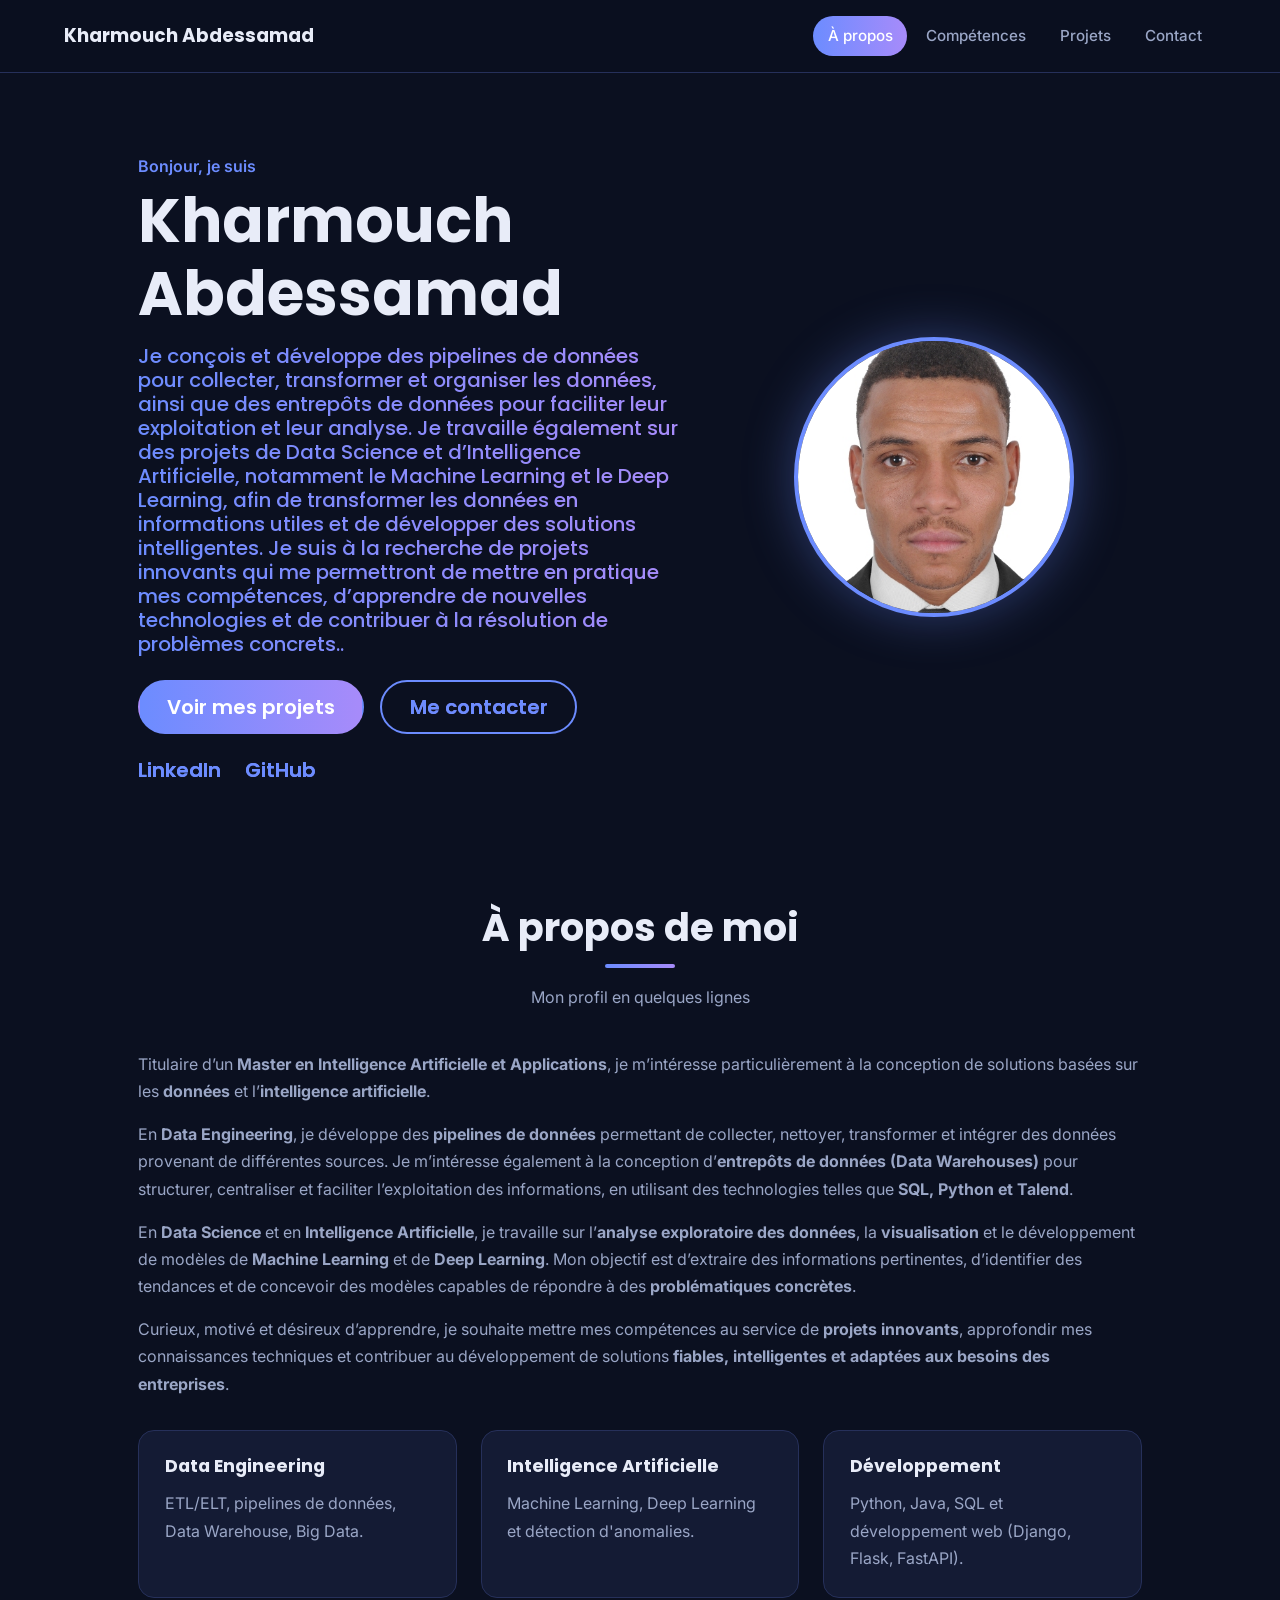
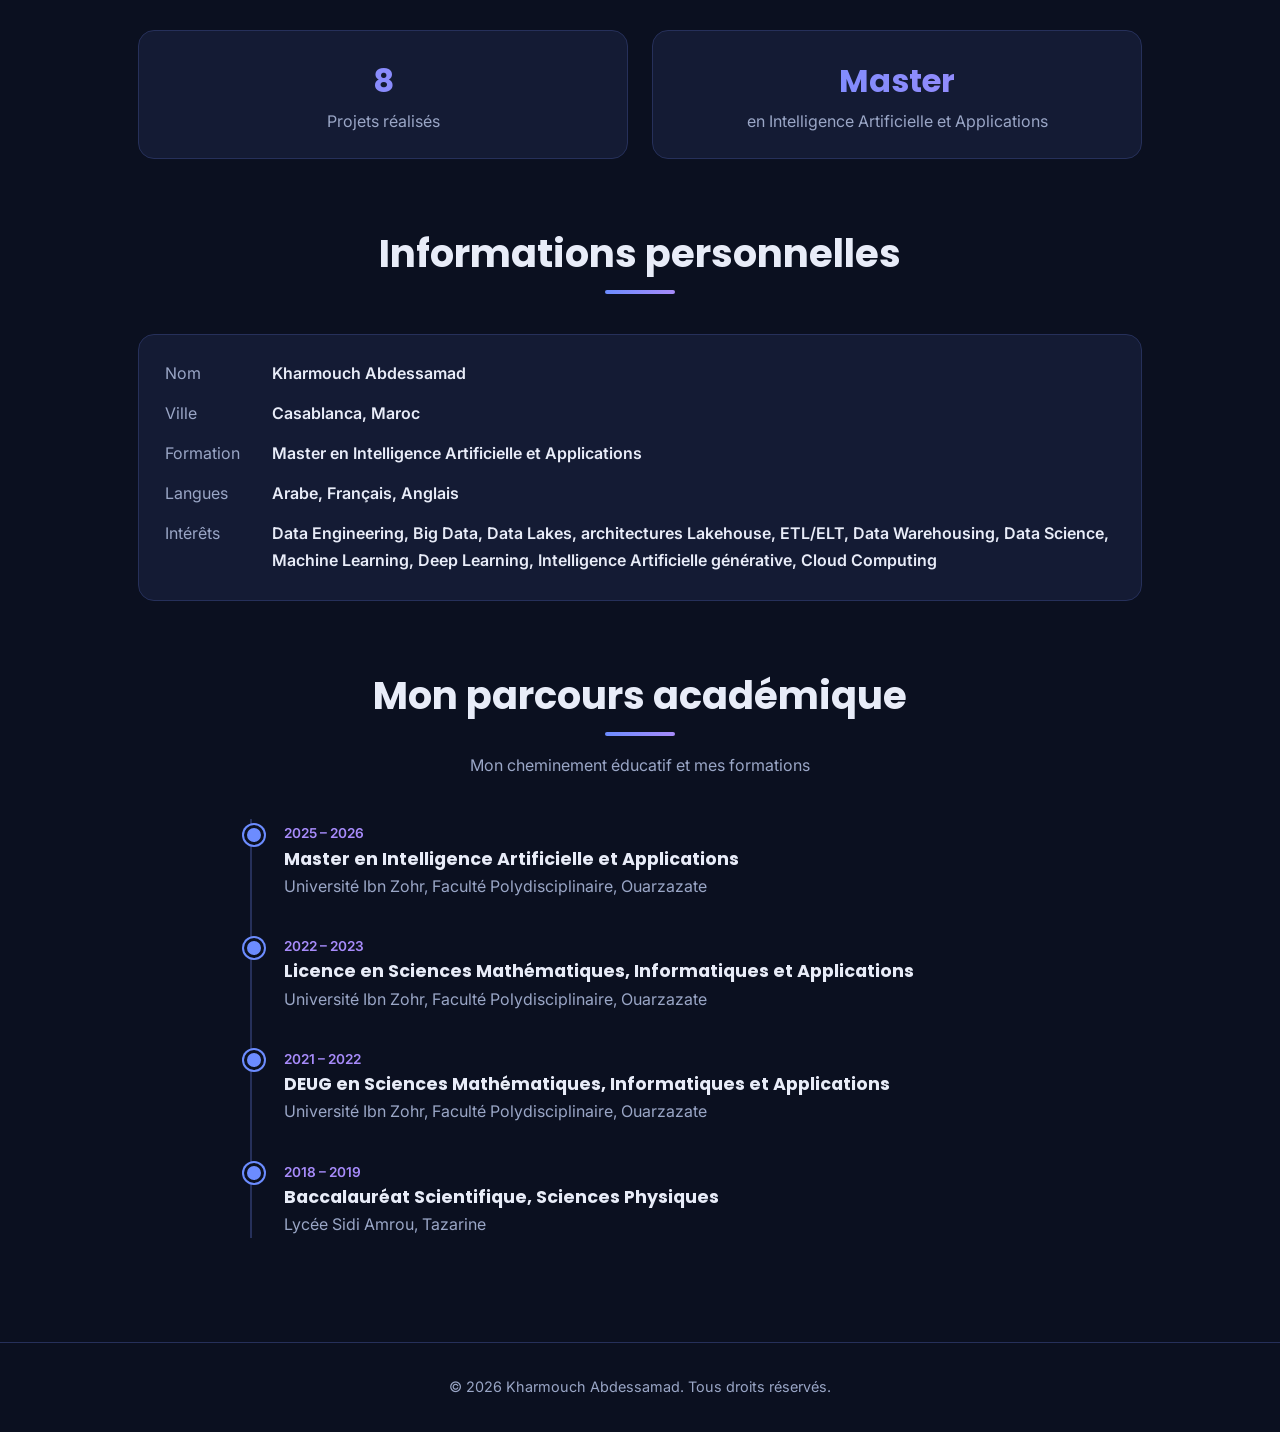
<file: index.html>
<!DOCTYPE html>
<html lang="fr">
<head>
<meta charset="UTF-8">
<meta name="viewport" content="width=device-width, initial-scale=1">
<title>Accueil | Abdessamad Kharmouch</title>
<meta name="description" content="Portfolio d'Abdessamad Kharmouch, Data Engineer et IA.">
<link rel="preconnect" href="https://fonts.googleapis.com">
<link rel="preconnect" href="https://fonts.gstatic.com" crossorigin>
<link href="https://fonts.googleapis.com/css2?family=Inter:wght@400;500;600&family=Poppins:wght@500;600;700&display=swap" rel="stylesheet">
<link rel="stylesheet" href="style.css">
</head>
<body>

<header class="navbar">
  <a class="brand" href="index.html">Kharmouch Abdessamad</a>
  <nav aria-label="Navigation principale">
    <ul>
      <li><a href="index.html" aria-current="page">À propos</a></li>
      <li><a href="competences.html">Compétences</a></li>
      <li><a href="projets.html">Projets</a></li>
      <li><a href="contact.html">Contact</a></li>
    </ul>
  </nav>
</header>

<main>
  <!-- HERO -->
  <section class="hero">
    <div class="hero-texte">
      <p class="bonjour">Bonjour, je suis</p>
      <h1>Kharmouch Abdessamad</h1>
      <h2 class="sous-titre">Je conçois et développe des pipelines de données pour collecter, transformer et organiser les données, ainsi que des entrepôts de données pour faciliter leur exploitation et leur analyse. Je travaille également sur des projets de Data Science et d’Intelligence Artificielle, notamment le Machine Learning et le Deep Learning, afin de transformer les données en informations utiles et de développer des solutions intelligentes. Je suis à la recherche de projets innovants qui me permettront de mettre en pratique mes compétences, d’apprendre de nouvelles technologies et de contribuer à la résolution de problèmes concrets..</p>
      <div class="boutons">
        <a class="btn btn-plein" href="projets.html">Voir mes projets</a>
        <a class="btn btn-contour" href="contact.html">Me contacter</a>
      </div>
      <p class="reseaux">
        <a href="https://www.linkedin.com/in/kharmouch-abdessamad-722881428/?isSelfProfile=true" target="_blank" rel="noopener">LinkedIn</a>
        <a href="https://github.com/abdsssamad" target="_blank" rel="noopener">GitHub</a>
      </p>
    </div>
    <div class="photo">
      KA
      <img src="DSC_0891.jpg" alt="Portrait d'Abdessamad Kharmouch" onerror="this.remove()">
    </div>
  </section>


  <section>
    <h2 class="titre-section">À propos de moi</h2>
    <p class="sous-section">Mon profil en quelques lignes</p>
<p>
    Titulaire d’un <strong>Master en Intelligence Artificielle et Applications</strong>,
    je m’intéresse particulièrement à la conception de solutions basées sur les
    <strong>données</strong> et l’<strong>intelligence artificielle</strong>.
</p>

<p>
    En <strong>Data Engineering</strong>, je développe des
    <strong>pipelines de données</strong> permettant de collecter, nettoyer,
    transformer et intégrer des données provenant de différentes sources.
    Je m’intéresse également à la conception d’<strong>entrepôts de données
    (Data Warehouses)</strong> pour structurer, centraliser et faciliter
    l’exploitation des informations, en utilisant des technologies telles que
    <strong>SQL, Python et Talend</strong>.
</p>

<p>
    En <strong>Data Science</strong> et en <strong>Intelligence Artificielle</strong>,
    je travaille sur l’<strong>analyse exploratoire des données</strong>,
    la <strong>visualisation</strong> et le développement de modèles de
    <strong>Machine Learning</strong> et de <strong>Deep Learning</strong>.
    Mon objectif est d’extraire des informations pertinentes, d’identifier
    des tendances et de concevoir des modèles capables de répondre à des
    <strong>problématiques concrètes</strong>.
</p>

<p>
    Curieux, motivé et désireux d’apprendre, je souhaite mettre mes compétences
    au service de <strong>projets innovants</strong>, approfondir mes connaissances
    techniques et contribuer au développement de solutions
    <strong>fiables, intelligentes et adaptées aux besoins des entreprises</strong>.
</p>

    <div class="grille grille-3">
      <div class="carte">
        <h3>Data Engineering</h3>
        <p>ETL/ELT, pipelines de données, Data Warehouse, Big Data.</p>
      </div>
      <div class="carte">
        <h3>Intelligence Artificielle</h3>
        <p>Machine Learning, Deep Learning et détection d'anomalies.</p>
      </div>
      <div class="carte">
        <h3>Développement</h3>
        <p>Python, Java, SQL et développement web (Django, Flask, FastAPI).</p>
      </div>
    </div>

    <div class="stats">
      <div><b>8</b><span>Projets réalisés</span></div>
      <div><b>Master</b><span>en Intelligence Artificielle et Applications</span></div>
    </div>
  </section>

  <!-- INFORMATIONS PERSONNELLES -->
  <section>
    <h2 class="titre-section">Informations personnelles</h2>
    <p class="sous-section"></p>
    <div class="carte">
      <dl class="infos">
        <dt>Nom</dt><dd>Kharmouch Abdessamad</dd>
        <dt>Ville</dt><dd>Casablanca, Maroc</dd>
        <dt>Formation</dt><dd>Master en Intelligence Artificielle et Applications</dd>
        <dt>Langues</dt><dd>Arabe, Français, Anglais</dd>
         <dt>Intérêts</dt><dd>Data Engineering, Big Data, Data Lakes, architectures Lakehouse, ETL/ELT, Data Warehousing, Data Science, Machine Learning, Deep Learning, Intelligence Artificielle générative, Cloud Computing</dd>
      </dl>
    </div>
  </section>

  <!-- FORMATION -->
  <section>
    <h2 class="titre-section">Mon parcours académique</h2>
    <p class="sous-section">Mon cheminement éducatif et mes formations</p>
    <div class="timeline">
      <div class="item">
        <time>2025 – 2026</time>
        <h3>Master en Intelligence Artificielle et Applications</h3>
        <p>Université Ibn Zohr, Faculté Polydisciplinaire, Ouarzazate</p>
      </div>
      <div class="item">
        <time>2022 – 2023</time>
        <h3>Licence en Sciences Mathématiques, Informatiques et Applications</h3>
        <p>Université Ibn Zohr, Faculté Polydisciplinaire, Ouarzazate</p>
      </div>
      <div class="item">
        <time>2021 – 2022</time>
        <h3>DEUG en Sciences Mathématiques, Informatiques et Applications</h3>
        <p>Université Ibn Zohr, Faculté Polydisciplinaire, Ouarzazate</p>
      </div>
      <div class="item">
        <time>2018 – 2019</time>
        <h3>Baccalauréat Scientifique, Sciences Physiques</h3>
        <p>Lycée Sidi Amrou, Tazarine</p>
      </div>
    </div>
  </section>
</main>

<footer class="pied">© 2026 Kharmouch Abdessamad. Tous droits réservés.</footer>
</body>
</html>
</file>
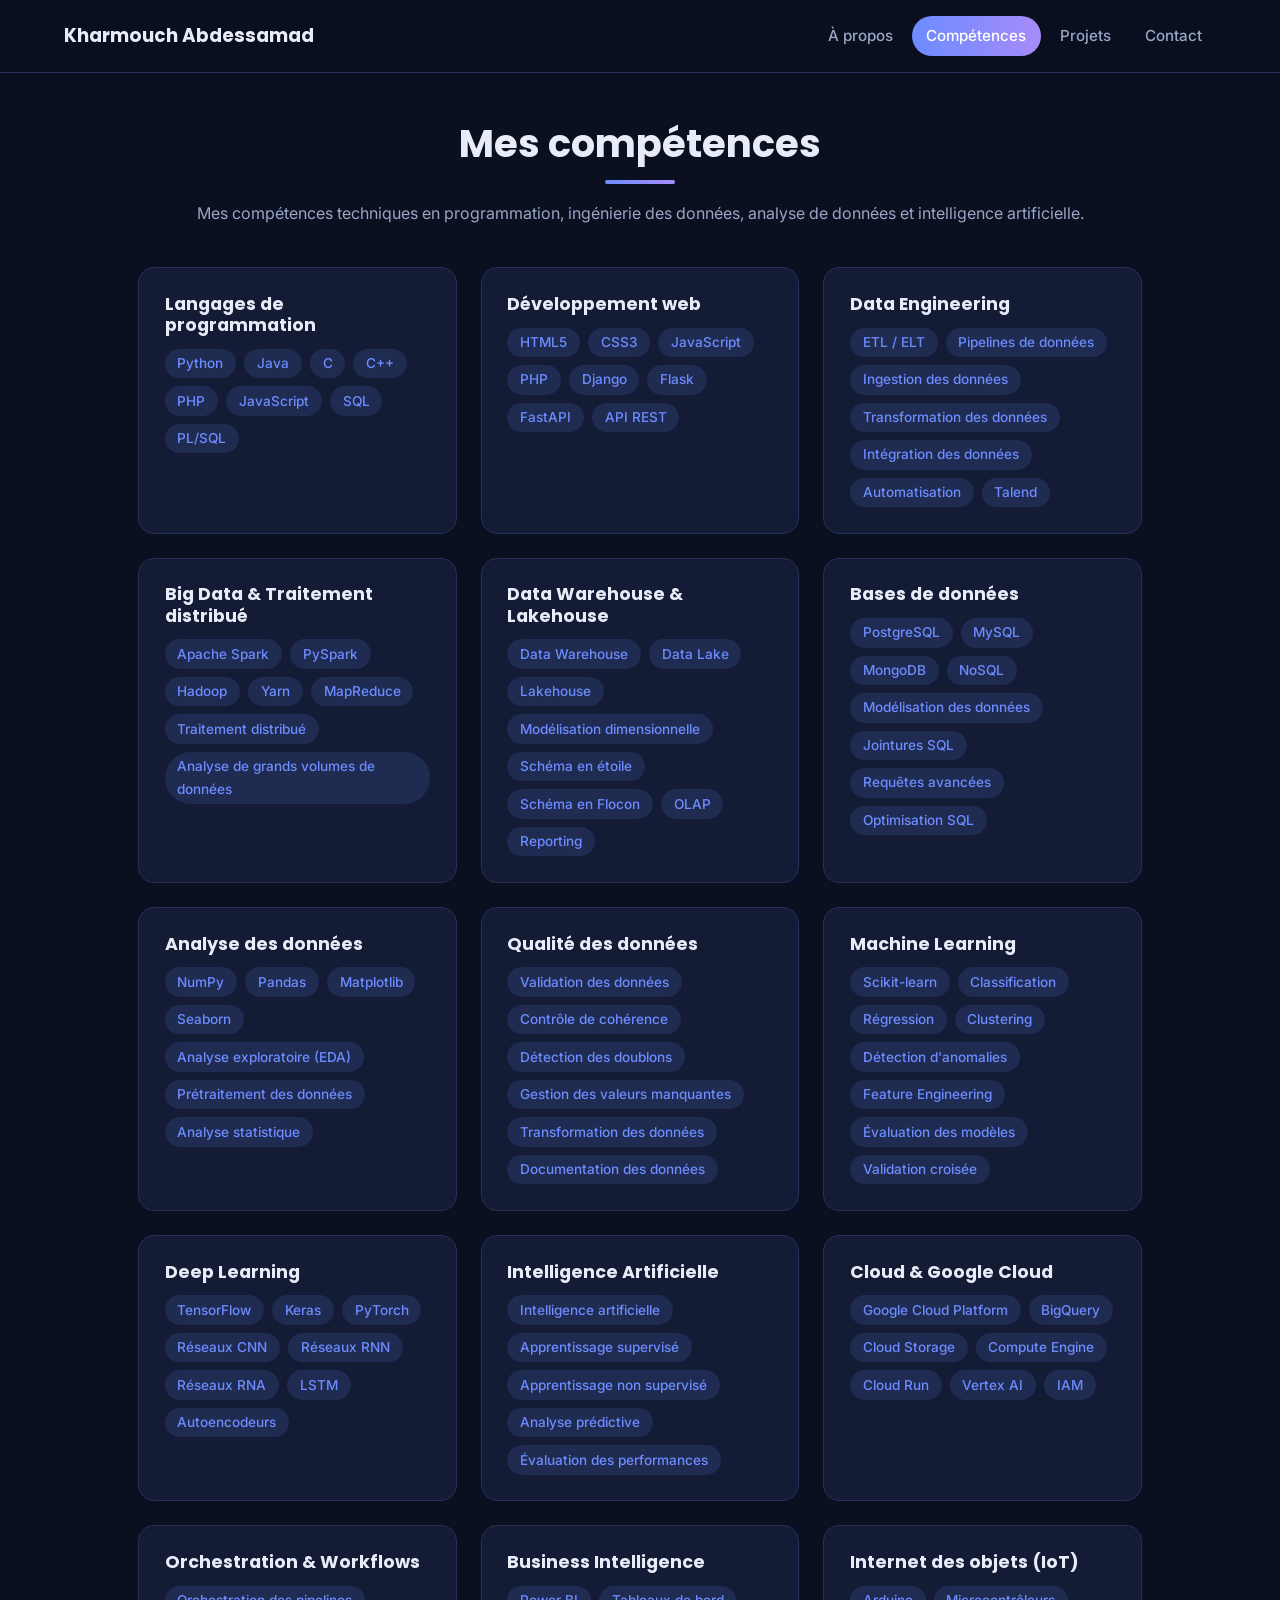
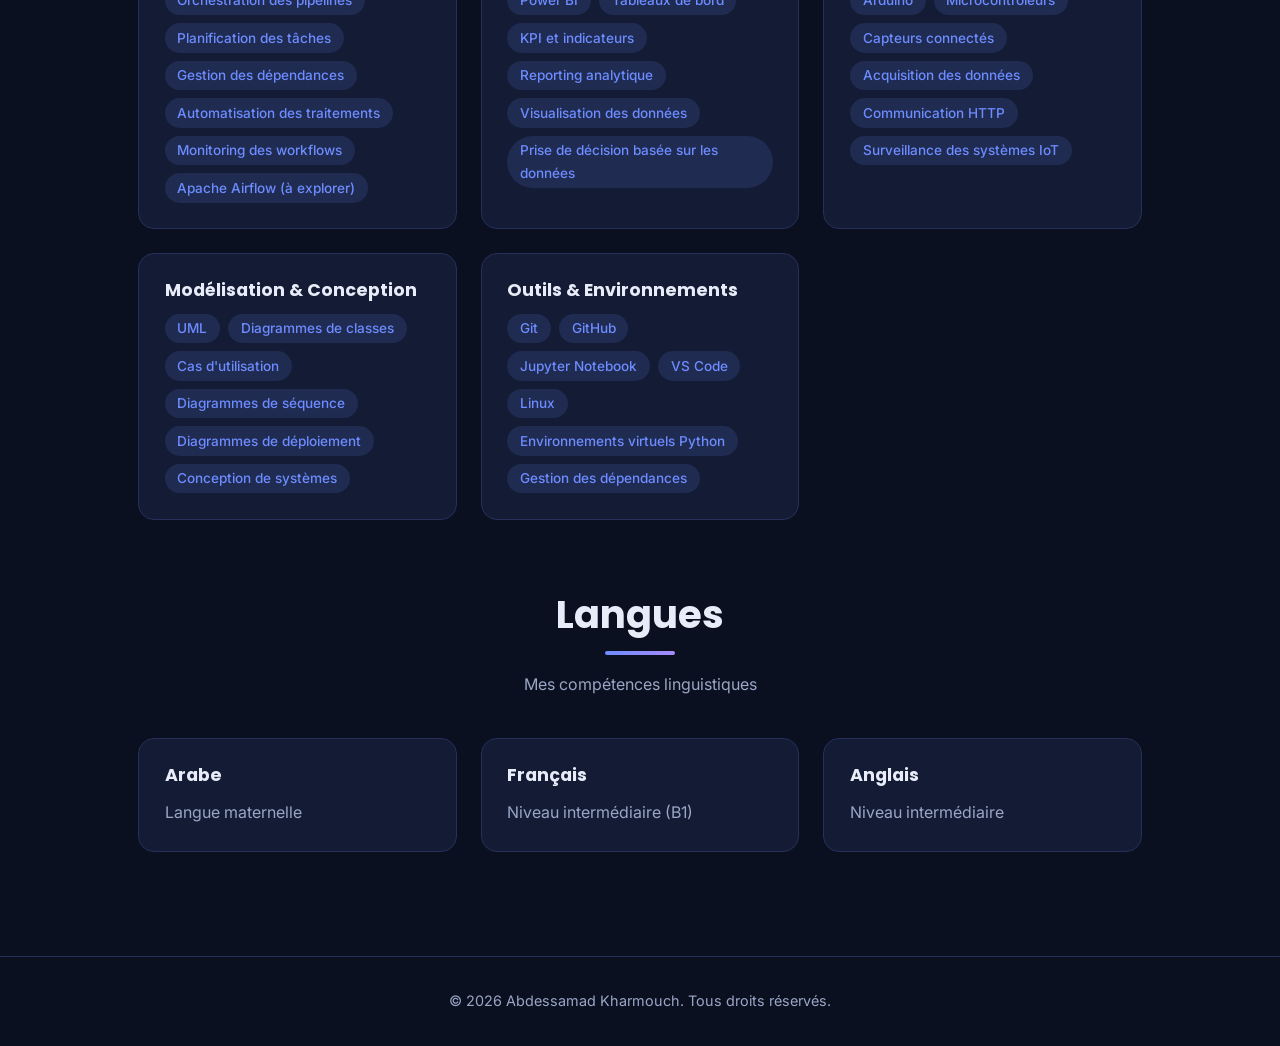
<file: competences.html>
<!DOCTYPE html>
<html lang="fr">
<head>
  <meta charset="UTF-8">
  <meta name="viewport" content="width=device-width, initial-scale=1">

  <meta name="description" content="Compétences techniques d'Abdessamad Kharmouch en Data Engineering, Big Data, Data Science et Intelligence Artificielle.">

  <title>Compétences | Abdessamad Kharmouch</title>

  <link rel="preconnect" href="https://fonts.googleapis.com">
  <link rel="preconnect" href="https://fonts.gstatic.com" crossorigin>

  <link href="https://fonts.googleapis.com/css2?family=Inter:wght@400;500;600&family=Poppins:wght@500;600;700&display=swap" rel="stylesheet">

  <link rel="stylesheet" href="style.css">
</head>

<body>

<header class="navbar">
  <a class="brand" href="index.html">Kharmouch Abdessamad</a>

  <nav aria-label="Navigation principale">
    <ul>
      <li><a href="index.html">À propos</a></li>
      <li><a href="competences.html" aria-current="page">Compétences</a></li>
      <li><a href="projets.html">Projets</a></li>
      <li><a href="contact.html">Contact</a></li>
    </ul>
  </nav>
</header>

<main>

  <!-- INTRODUCTION -->
  <section>
    <h1 class="titre-section">Mes compétences</h1>

    <p class="sous-section">
      Mes compétences techniques en programmation, ingénierie des données,
      analyse de données et intelligence artificielle.
    </p>

    <div class="grille grille-3">

      <!-- PROGRAMMATION -->
      <div class="carte">
        <h3>Langages de programmation</h3>
        <ul class="tags">
          <li>Python</li>
          <li>Java</li>
          <li>C</li>
          <li>C++</li>
          <li>PHP</li>
          <li>JavaScript</li>
          <li>SQL</li>
          <li>PL/SQL</li>
        </ul>
      </div>

      <!-- WEB -->
      <div class="carte">
        <h3>Développement web</h3>
        <ul class="tags">
          <li>HTML5</li>
          <li>CSS3</li>
          <li>JavaScript</li>
          <li>PHP</li>
          <li>Django</li>
          <li>Flask</li>
          <li>FastAPI</li>
          <li>API REST</li>
        </ul>
      </div>

      <!-- DATA ENGINEERING -->
      <div class="carte">
        <h3>Data Engineering</h3>
        <ul class="tags">
          <li>ETL / ELT</li>
          <li>Pipelines de données</li>
          <li>Ingestion des données</li>
          <li>Transformation des données</li>
          <li>Intégration des données</li>
          <li>Automatisation</li>
          <li>Talend</li>
        </ul>
      </div>

      <!-- BIG DATA -->
      <div class="carte">
        <h3>Big Data & Traitement distribué</h3>
        <ul class="tags">
          <li>Apache Spark</li>
          <li>PySpark</li>
          <li>Hadoop</li>
          <li>Yarn</li>
          <li>MapReduce</li>
          <li>Traitement distribué</li>
          <li>Analyse de grands volumes de données</li>
        </ul>
      </div>

      <!-- DATA WAREHOUSE -->
      <div class="carte">
        <h3>Data Warehouse & Lakehouse</h3>
        <ul class="tags">
          <li>Data Warehouse</li>
          <li>Data Lake</li>
          <li>Lakehouse</li>
          <li>Modélisation dimensionnelle</li>
          <li>Schéma en étoile</li>
          <li>Schéma en Flocon</li>
          <li>OLAP</li>
          <li>Reporting</li>
        </ul>
      </div>

      <!-- BASES DE DONNEES -->
      <div class="carte">
        <h3>Bases de données</h3>
        <ul class="tags">
          <li>PostgreSQL</li>
          <li>MySQL</li>
          <li>MongoDB</li>
          <li>NoSQL</li>
          <li>Modélisation des données</li>
          <li>Jointures SQL</li>
          <li>Requêtes avancées</li>
          <li>Optimisation SQL</li>
        </ul>
      </div>

      <!-- ANALYSE DES DONNEES -->
      <div class="carte">
        <h3>Analyse des données</h3>
        <ul class="tags">
          <li>NumPy</li>
          <li>Pandas</li>
          <li>Matplotlib</li>
          <li>Seaborn</li>
          <li>Analyse exploratoire (EDA)</li>
          <li>Prétraitement des données</li>
          <li>Analyse statistique</li>
          
        </ul>
      </div>

      <!-- DATA QUALITY -->
      <div class="carte">
        <h3>Qualité des données</h3>
        <ul class="tags">
          <li>Validation des données</li>
          <li>Contrôle de cohérence</li>
          <li>Détection des doublons</li>
          <li>Gestion des valeurs manquantes</li>
          <li>Transformation des données</li>
          <li>Documentation des données</li>
        </ul>
      </div>

      <!-- MACHINE LEARNING -->
      <div class="carte">
        <h3>Machine Learning</h3>
        <ul class="tags">
          <li>Scikit-learn</li>
          <li>Classification</li>
          <li>Régression</li>
          <li>Clustering</li>
          <li>Détection d'anomalies</li>
          <li>Feature Engineering</li>
          <li>Évaluation des modèles</li>
          <li>Validation croisée</li>
        </ul>
      </div>

      <!-- DEEP LEARNING -->
      <div class="carte">
        <h3>Deep Learning</h3>
        <ul class="tags">
          <li>TensorFlow</li>
          <li>Keras</li>
          <li>PyTorch</li>
          <li>Réseaux CNN</li>
          <li>Réseaux RNN</li>
          <li>Réseaux RNA</li>
          <li>LSTM</li>
          <li>Autoencodeurs</li>
        </ul>
      </div>

      <!-- IA -->
      <div class="carte">
        <h3>Intelligence Artificielle</h3>
        <ul class="tags">
          <li>Intelligence artificielle</li>
          <li>Apprentissage supervisé</li>
          <li>Apprentissage non supervisé</li>
          <li>Analyse prédictive</li>
          <li>Évaluation des performances</li>
        </ul>
      </div>

      <!-- CLOUD -->
      <div class="carte">
        <h3>Cloud & Google Cloud</h3>
        <ul class="tags">
          <li>Google Cloud Platform</li>
          <li>BigQuery</li>
          <li>Cloud Storage</li>
          <li>Compute Engine</li>
          <li>Cloud Run</li>
          <li>Vertex AI</li>
          <li>IAM</li>
        </ul>
      </div>

      <!-- ORCHESTRATION -->
      <div class="carte">
        <h3>Orchestration & Workflows</h3>
        <ul class="tags">
          <li>Orchestration des pipelines</li>
          <li>Planification des tâches</li>
          <li>Gestion des dépendances</li>
          <li>Automatisation des traitements</li>
          <li>Monitoring des workflows</li>
          <li>Apache Airflow (à explorer)</li>
        </ul>
      </div>

      <!-- BUSINESS INTELLIGENCE -->
      <div class="carte">
        <h3>Business Intelligence</h3>
        <ul class="tags">
          <li>Power BI</li>
          <li>Tableaux de bord</li>
          <li>KPI et indicateurs</li>
          <li>Reporting analytique</li>
          <li>Visualisation des données</li>
          <li>Prise de décision basée sur les données</li>
        </ul>
      </div>



      <!-- IOT -->
      <div class="carte">
        <h3>Internet des objets (IoT)</h3>
        <ul class="tags">
          <li>Arduino</li>
          <li>Microcontrôleurs</li>
          <li>Capteurs connectés</li>
          <li>Acquisition des données</li>
          <li>Communication HTTP</li>
          <li>Surveillance des systèmes IoT</li>
        </ul>
      </div>

      <!-- MODELISATION -->
      <div class="carte">
        <h3>Modélisation & Conception</h3>
        <ul class="tags">
          <li>UML</li>
          <li>Diagrammes de classes</li>
          <li>Cas d'utilisation</li>
          <li>Diagrammes de séquence</li>
          <li>Diagrammes de déploiement</li>
          <li>Conception de systèmes</li>
        </ul>
      </div>

      <!-- OUTILS -->
      <div class="carte">
        <h3>Outils & Environnements</h3>
        <ul class="tags">
          <li>Git</li>
          <li>GitHub</li>
          <li>Jupyter Notebook</li>
          <li>VS Code</li>
          <li>Linux</li>
          <li>Environnements virtuels Python</li>
          <li>Gestion des dépendances</li>
        </ul>
      </div>

    </div>
  </section>

  <!-- LANGUES -->
  <section>
    <h2 class="titre-section">Langues</h2>
    <p class="sous-section">
      Mes compétences linguistiques
    </p>

    <div class="grille grille-3">
      <div class="carte">
        <h3>Arabe</h3>
        <p>Langue maternelle</p>
      </div>

      <div class="carte">
        <h3>Français</h3>
        <p>Niveau intermédiaire (B1)</p>
      </div>

      <div class="carte">
        <h3>Anglais</h3>
        <p>Niveau intermédiaire</p>
      </div>
    </div>
  </section>

</main>

<footer class="pied">
  © 2026 Abdessamad Kharmouch. Tous droits réservés.
</footer>

</body>
</html>
</file>
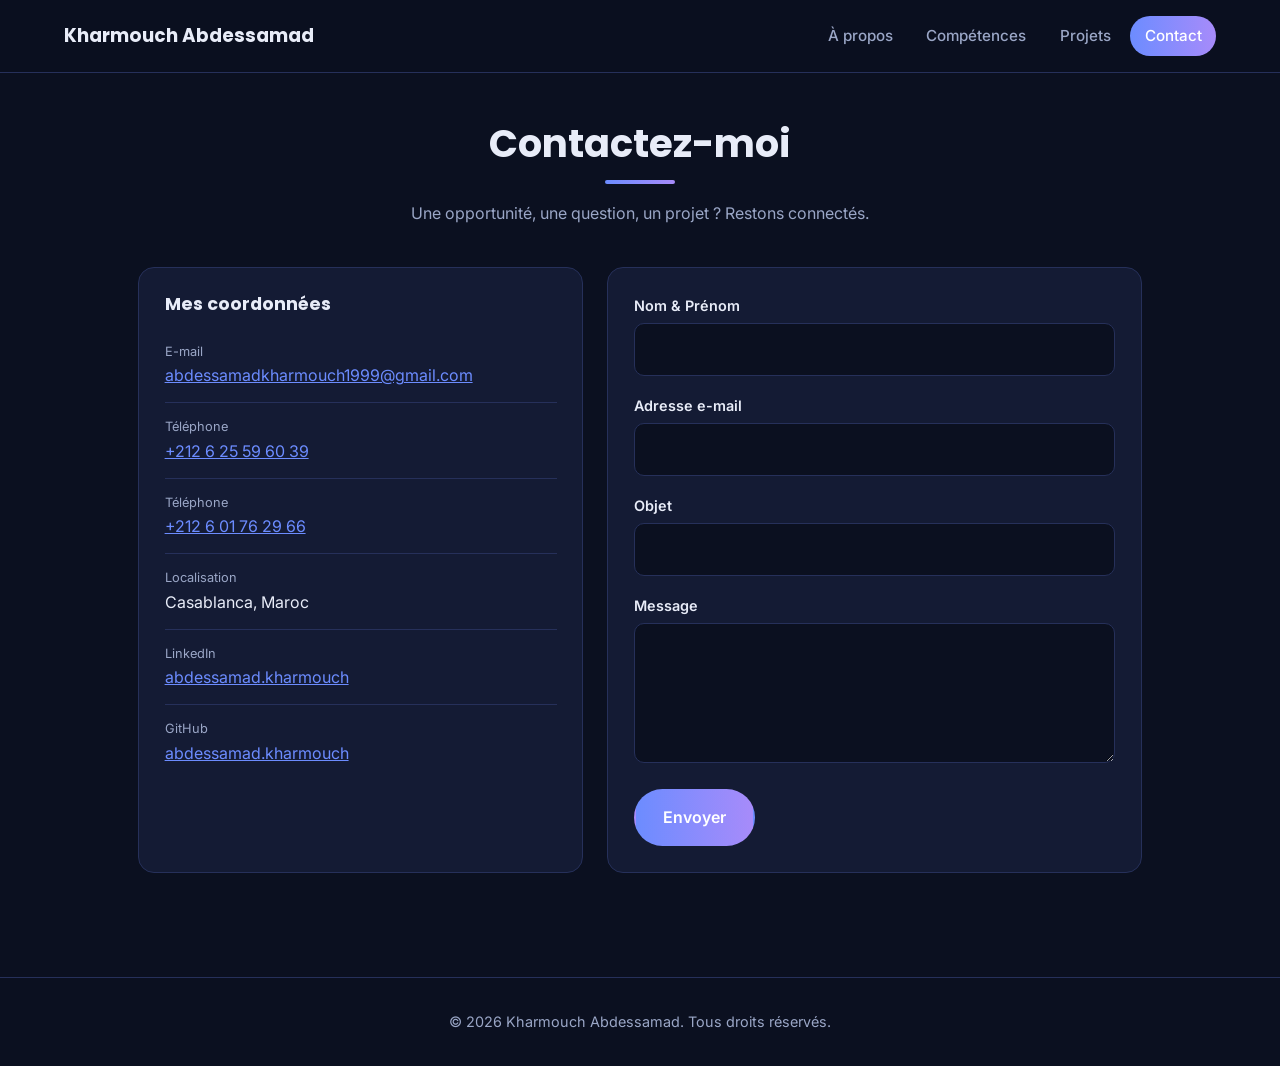
<file: contact.html>
<!DOCTYPE html>
<html lang="fr">
<head>
<meta charset="UTF-8">
<meta name="viewport" content="width=device-width, initial-scale=1">
<title>Contact | Abdessamad Kharmouch</title>
<link rel="preconnect" href="https://fonts.googleapis.com">
<link rel="preconnect" href="https://fonts.gstatic.com" crossorigin>
<link href="https://fonts.googleapis.com/css2?family=Inter:wght@400;500;600&family=Poppins:wght@500;600;700&display=swap" rel="stylesheet">
<link rel="stylesheet" href="style.css">
</head>
<body>

<header class="navbar">
  <a class="brand" href="index.html">Kharmouch Abdessamad</a>
  <nav aria-label="Navigation principale">
    <ul>
      <li><a href="index.html">À propos</a></li>
      <li><a href="competences.html">Compétences</a></li>
      <li><a href="projets.html">Projets</a></li>
      <li><a href="contact.html" aria-current="page">Contact</a></li>
    </ul>
  </nav>
</header>

<main>
  <section>
    <h1 class="titre-section">Contactez-moi</h1>
    <p class="sous-section">Une opportunité, une question, un projet ? Restons connectés.</p>

    <div class="contact-grille">
      <div class="carte">
        <h3>Mes coordonnées</h3>
        <ul class="coord">
          <li><small>E-mail</small><a href="mailto:abdessamadkharmouch1999@gmail.com">abdessamadkharmouch1999@gmail.com</a></li>
          <li><small>Téléphone</small><a href="tel:+212625596039">+212 6 25 59 60 39</a></li>
          <li><small>Téléphone</small><a href="tel:+212601762966">+212 6 01 76 29 66</a></li>
          <li><small>Localisation</small>Casablanca, Maroc</li>
          <li><small>LinkedIn</small><a href="https://www.linkedin.com/in/kharmouch-abdessamad-722881428/?isSelfProfile=true" target="_blank" rel="noopener">abdessamad.kharmouch</a></li>
          <li><small>GitHub</small><a href="https://github.com/abdsssamad" target="_blank" rel="noopener">abdessamad.kharmouch</a></li>
        </ul>
      </div>

      <!-- Ce formulaire ouvre le logiciel e-mail du visiteur avec le message déjà rempli -->
      <form id="formulaire" class="carte">
        <label for="nom">Nom & Prénom </label>
        <input id="nom" type="text" required autocomplete="name">

        <label for="email">Adresse e-mail</label>
        <input id="email" type="email" required autocomplete="email">

        <label for="sujet">Objet</label>
        <input id="sujet" type="text" required>

        <label for="message">Message</label>
        <textarea id="message" required></textarea>

        <button type="submit" class="btn btn-plein">Envoyer</button>
      </form>
    </div>
  </section>
</main>

<footer class="pied">© 2026 Kharmouch Abdessamad. Tous droits réservés.</footer>

<script>
document.getElementById('formulaire').addEventListener('submit', function (e) {
  e.preventDefault();
  var nom = document.getElementById('nom').value;
  var email = document.getElementById('email').value;
  var sujet = document.getElementById('sujet').value;
  var msg = document.getElementById('message').value;
  var corps = encodeURIComponent(msg + '\n\n' + nom + '\n' + email);
  window.location.href = 'mailto:abdessamadkharmouch1999@gmail.com?subject=' + encodeURIComponent(sujet) + '&body=' + corps;
});
</script>
</body>
</html>
</file>
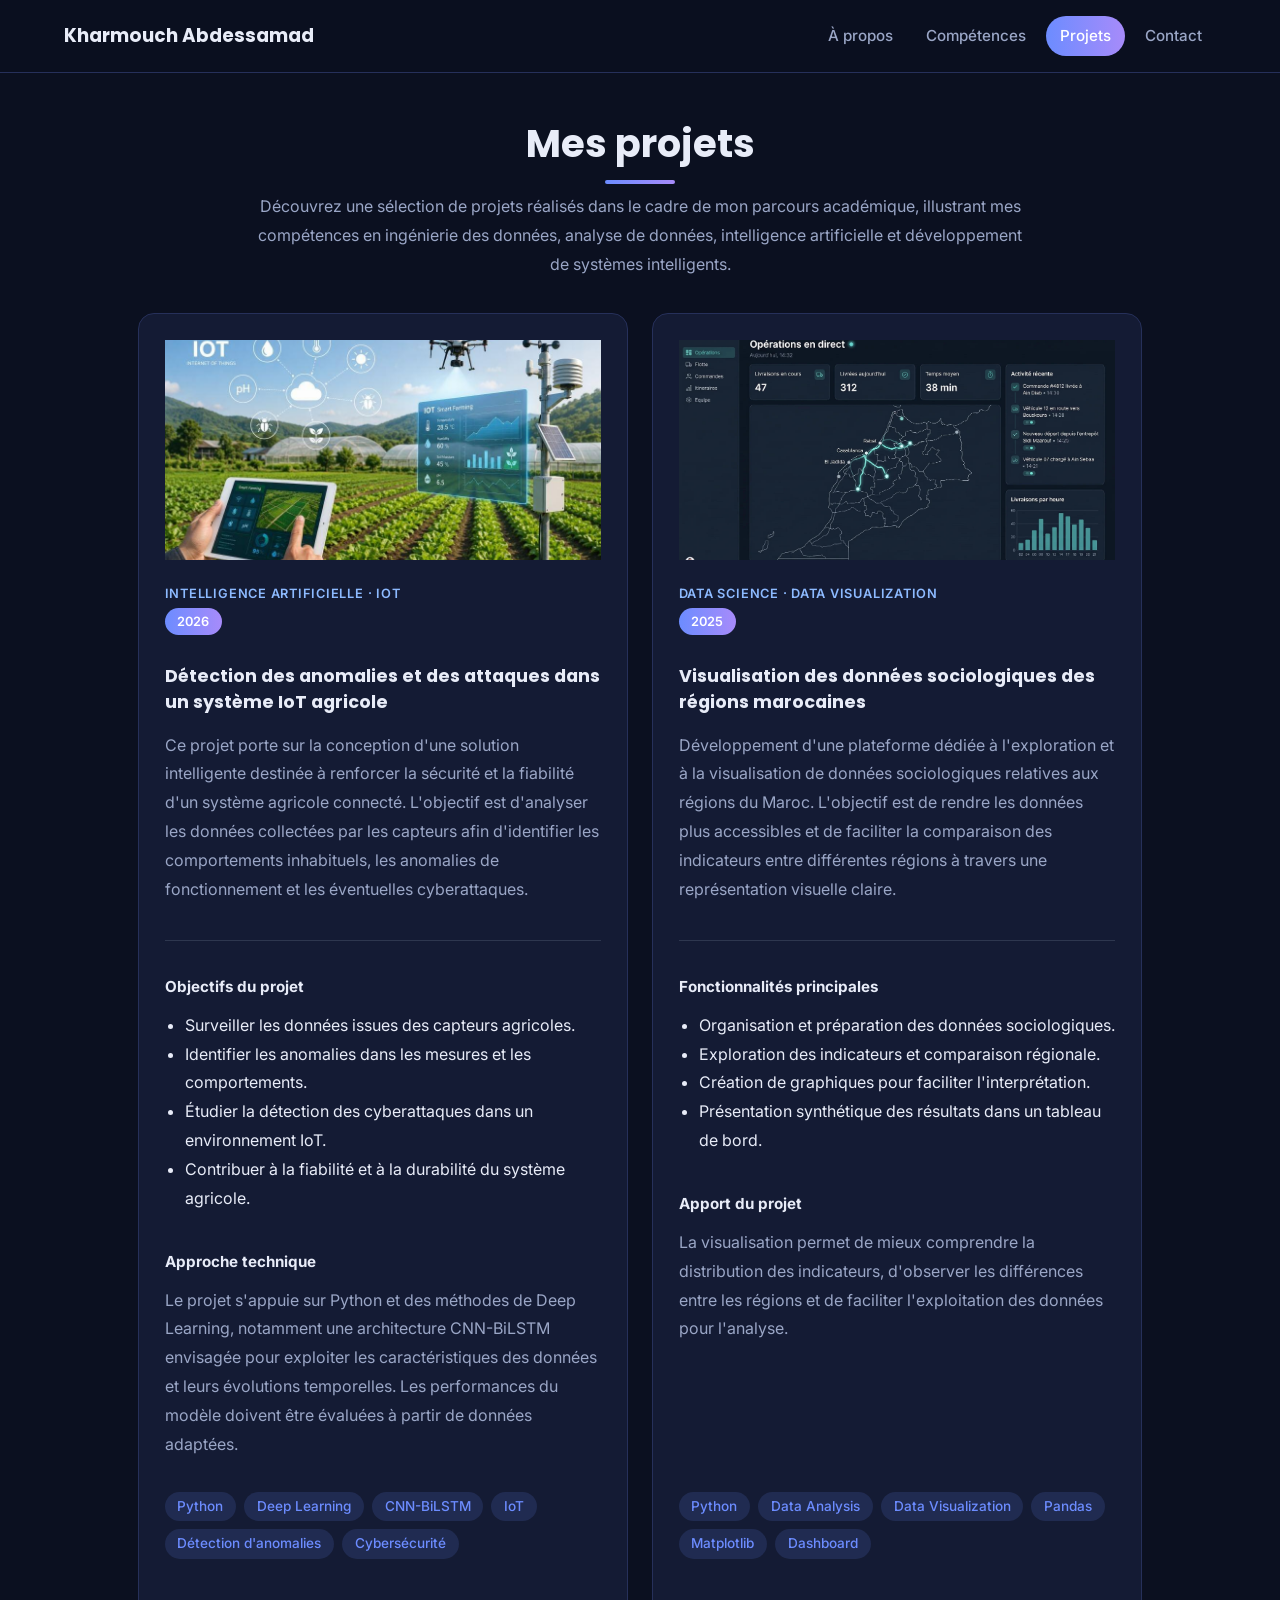
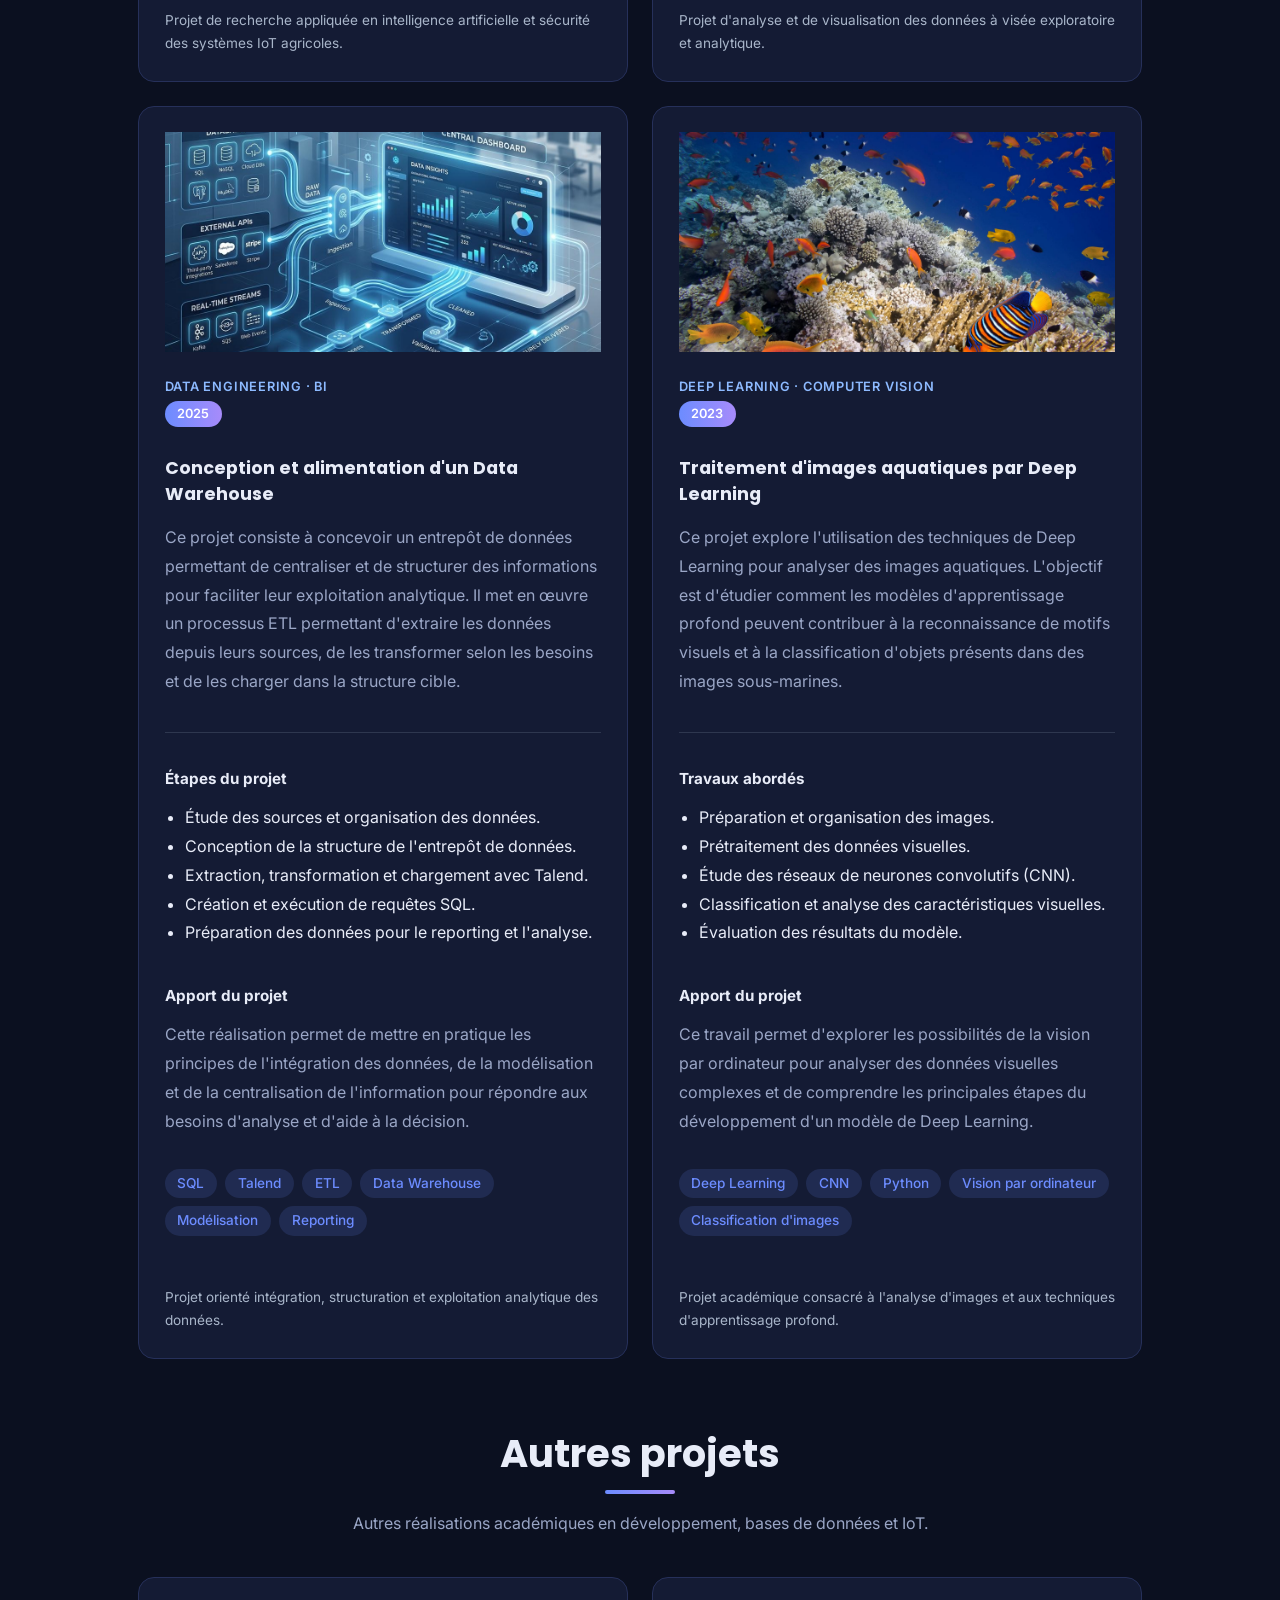
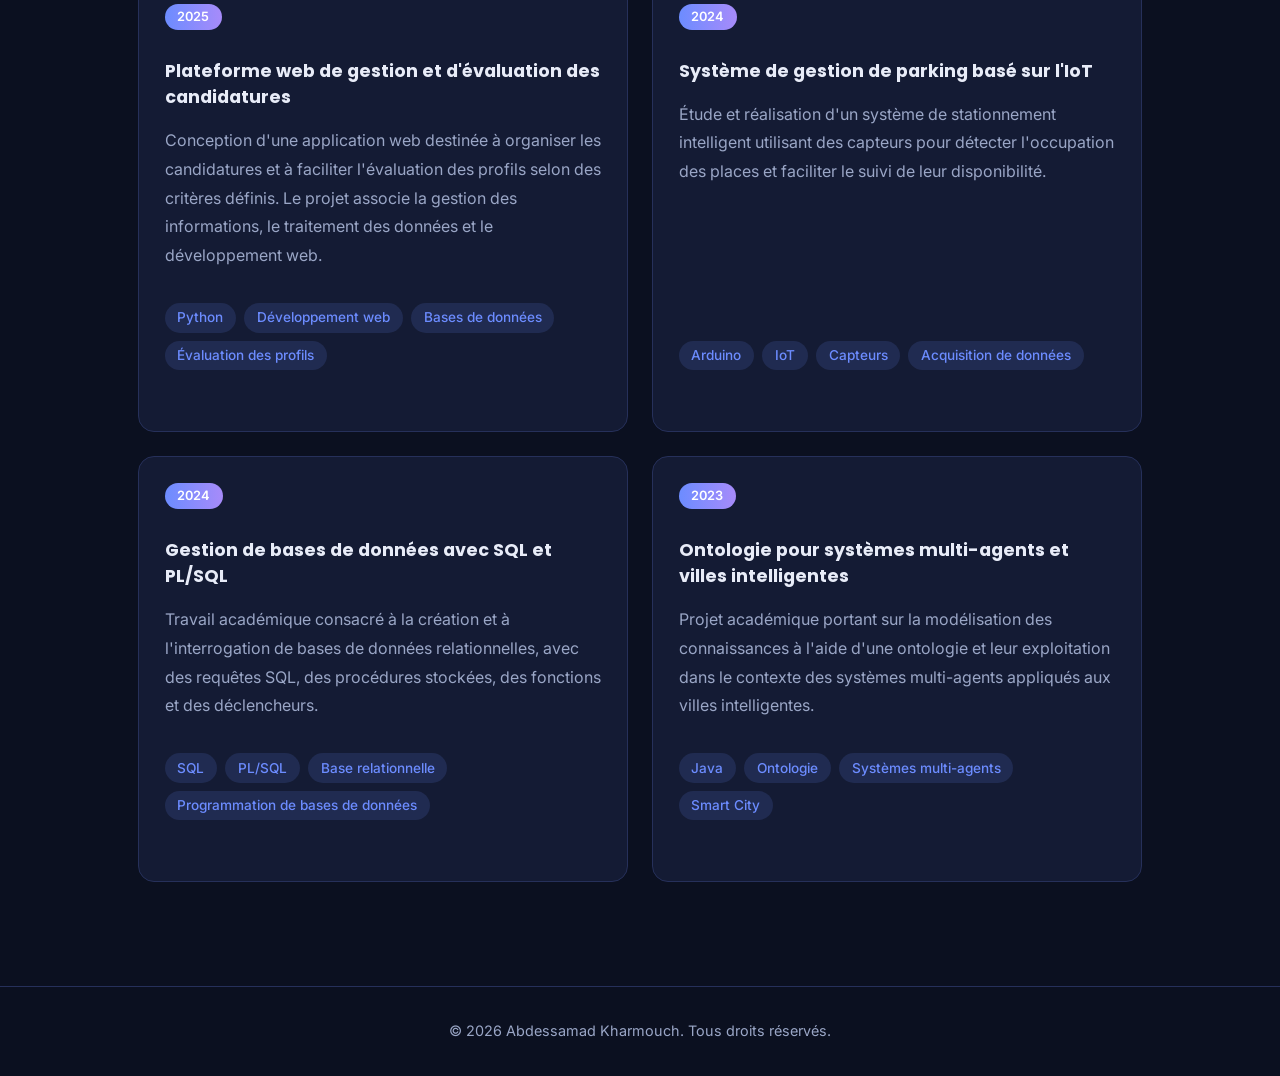
<file: projets.html>
<!DOCTYPE html>
<html lang="fr">
<head>
  <meta charset="UTF-8">
  <meta name="viewport" content="width=device-width, initial-scale=1">

  <meta name="description" content="Découvrez les projets d'Abdessamad Kharmouch en Data Engineering, Data Science, Deep Learning et IoT agricole.">

  <title>Mes projets | Abdessamad Kharmouch</title>

  <link rel="preconnect" href="https://fonts.googleapis.com">
  <link rel="preconnect" href="https://fonts.gstatic.com" crossorigin>

  <link href="https://fonts.googleapis.com/css2?family=Inter:wght@400;500;600&family=Poppins:wght@500;600;700&display=swap" rel="stylesheet">

  <link rel="stylesheet" href="style.css">

  <style>
.projets-intro {
    max-width: 780px;
    margin: 0 auto 35px;
    line-height: 1.8;
    text-align: center;
}

    .projet-image {
      width: 100%;
      height: 220px;
      display: block;
      object-fit: cover;
      object-position: center;
      margin-bottom: 20px;
      border-radius: 0;
      background: #151e30;
    }

    .projet {
      display: flex;
      flex-direction: column;
      height: 100%;
    }

    .projet-description {
      line-height: 1.8;
      margin-bottom: 18px;
    }

    .projet h3 {
      line-height: 1.5;
      margin: 12px 0;
    }

    .projet h4 {
      margin: 15px 0 8px;
      font-size: 0.95rem;
    }

    .projet-details {
      padding-left: 20px;
      margin: 0 0 18px;
      line-height: 1.8;
    }

    .projet .tags {
      margin-top: auto;
      padding-top: 12px;
      padding-bottom: 16px;
    }

    .projet-categorie {
      display: inline-block;
      color: #8dbaff;
      font-size: 0.8rem;
      font-weight: 600;
      letter-spacing: 0.06em;
      text-transform: uppercase;
    }

    .projet-note {
      font-size: 0.85rem;
      color: #a9b6ca;
      line-height: 1.7;
      margin-top: 12px;
    }

    .projet-separateur {
      border: 0;
      border-top: 1px solid rgba(148, 163, 184, 0.2);
      margin: 15px 0;
    }

    @media (max-width: 600px) {
      .projet-image {
        height: 190px;
      }
    }
  </style>
</head>

<body>

<header class="navbar">
  <a class="brand" href="index.html">Kharmouch Abdessamad</a>

  <nav aria-label="Navigation principale">
    <ul>
      <li><a href="index.html">À propos</a></li>
      <li><a href="competences.html">Compétences</a></li>
      <li><a href="projets.html" aria-current="page">Projets</a></li>
      <li><a href="contact.html">Contact</a></li>
    </ul>
  </nav>
</header>

<main>

  <!-- INTRODUCTION -->
  <section>
    <h1 class="titre-section">Mes projets</h1>

    <p class="sous-section projets-intro">
      
      Découvrez une sélection de projets réalisés dans le cadre de mon
      parcours académique, illustrant mes compétences en ingénierie des
      données, analyse de données, intelligence artificielle et développement
      de systèmes intelligents.
    </p>
    
    <div class="grille grille-2">

      <!-- PROJET 1 : IOT AGRICOLE -->
      <article class="carte projet">

        <img
          class="projet-image"
          src="agrii.jpg"
          alt="Système agricole connecté utilisant des capteurs et l'intelligence artificielle"
          loading="lazy"
          onerror="this.onerror=null;this.style.display='none';"
        >

        <span class="projet-categorie">Intelligence artificielle · IoT</span>
        <span class="annee">2026</span>

        <h3>
          Détection des anomalies et des attaques dans un système IoT agricole
        </h3>

        <p class="projet-description">
          Ce projet porte sur la conception d'une solution intelligente
          destinée à renforcer la sécurité et la fiabilité d'un système
          agricole connecté. L'objectif est d'analyser les données collectées
          par les capteurs afin d'identifier les comportements inhabituels,
          les anomalies de fonctionnement et les éventuelles cyberattaques.
        </p>

        <hr class="projet-separateur">

        <h4>Objectifs du projet</h4>

        <ul class="projet-details">
          <li>Surveiller les données issues des capteurs agricoles.</li>
          <li>Identifier les anomalies dans les mesures et les comportements.</li>
          <li>Étudier la détection des cyberattaques dans un environnement IoT.</li>
          <li>Contribuer à la fiabilité et à la durabilité du système agricole.</li>
        </ul>

        <h4>Approche technique</h4>

        <p class="projet-description">
          Le projet s'appuie sur Python et des méthodes de Deep Learning,
          notamment une architecture CNN-BiLSTM envisagée pour exploiter
          les caractéristiques des données et leurs évolutions temporelles.
          Les performances du modèle doivent être évaluées à partir de
          données adaptées.
        </p>

        <ul class="tags">
          <li>Python</li>
          <li>Deep Learning</li>
          <li>CNN-BiLSTM</li>
          <li>IoT</li>
          <li>Détection d'anomalies</li>
          <li>Cybersécurité</li>
        </ul>

        <p class="projet-note">
          Projet de recherche appliquée en intelligence artificielle
          et sécurité des systèmes IoT agricoles.
        </p>

      </article>


      <!-- PROJET 2 : VISUALISATION -->
      <article class="carte projet">

        <img
          class="projet-image"
          src="région.jpg"
          alt="Tableau de bord analytique illustrant des indicateurs sociologiques des régions marocaines"
          loading="lazy"
          onerror="this.onerror=null;this.style.display='none';"
        >

        <span class="projet-categorie">Data Science · Data Visualization</span>
        <span class="annee">2025</span>

        <h3>
          Visualisation des données sociologiques des régions marocaines
        </h3>

        <p class="projet-description">
          Développement d'une plateforme dédiée à l'exploration et à la
          visualisation de données sociologiques relatives aux régions du
          Maroc. L'objectif est de rendre les données plus accessibles et
          de faciliter la comparaison des indicateurs entre différentes
          régions à travers une représentation visuelle claire.
        </p>

        <hr class="projet-separateur">

        <h4>Fonctionnalités principales</h4>

        <ul class="projet-details">
          <li>Organisation et préparation des données sociologiques.</li>
          <li>Exploration des indicateurs et comparaison régionale.</li>
          <li>Création de graphiques pour faciliter l'interprétation.</li>
          <li>Présentation synthétique des résultats dans un tableau de bord.</li>
        </ul>

        <h4>Apport du projet</h4>

        <p class="projet-description">
          La visualisation permet de mieux comprendre la distribution
          des indicateurs, d'observer les différences entre les régions
          et de faciliter l'exploitation des données pour l'analyse.
        </p>

        <ul class="tags">
          <li>Python</li>
          <li>Data Analysis</li>
          <li>Data Visualization</li>
          <li>Pandas</li>
          <li>Matplotlib</li>
          <li>Dashboard</li>
        </ul>

        <p class="projet-note">
          Projet d'analyse et de visualisation des données à visée
          exploratoire et analytique.
        </p>

      </article>


      <!-- PROJET 3 : DATA WAREHOUSE -->
      <article class="carte projet">

        <img
          class="projet-image"
          src="dw.jpg"
          alt="Architecture de pipeline ETL et entrepôt de données"
          loading="lazy"
          onerror="this.onerror=null;this.style.display='none';"
        >

        <span class="projet-categorie">Data Engineering · BI</span>
        <span class="annee">2025</span>

        <h3>
          Conception et alimentation d'un Data Warehouse
        </h3>

        <p class="projet-description">
          Ce projet consiste à concevoir un entrepôt de données permettant
          de centraliser et de structurer des informations pour faciliter
          leur exploitation analytique. Il met en œuvre un processus ETL
          permettant d'extraire les données depuis leurs sources, de les
          transformer selon les besoins et de les charger dans la structure
          cible.
        </p>

        <hr class="projet-separateur">

        <h4>Étapes du projet</h4>

        <ul class="projet-details">
          <li>Étude des sources et organisation des données.</li>
          <li>Conception de la structure de l'entrepôt de données.</li>
          <li>Extraction, transformation et chargement avec Talend.</li>
          <li>Création et exécution de requêtes SQL.</li>
          <li>Préparation des données pour le reporting et l'analyse.</li>
        </ul>

        <h4>Apport du projet</h4>

        <p class="projet-description">
          Cette réalisation permet de mettre en pratique les principes
          de l'intégration des données, de la modélisation et de la
          centralisation de l'information pour répondre aux besoins
          d'analyse et d'aide à la décision.
        </p>

        <ul class="tags">
          <li>SQL</li>
          <li>Talend</li>
          <li>ETL</li>
          <li>Data Warehouse</li>
          <li>Modélisation</li>
          <li>Reporting</li>
        </ul>

        <p class="projet-note">
          Projet orienté intégration, structuration et exploitation
          analytique des données.
        </p>

      </article>


      <!-- PROJET 4 : IMAGES AQUATIQUES -->
      <article class="carte projet">

        <img
          class="projet-image"
          src="aqua.jpg"
          alt="Analyse d'images sous-marines par vision par ordinateur et Deep Learning"
          loading="lazy"
          onerror="this.onerror=null;this.style.display='none';"
        >

        <span class="projet-categorie">Deep Learning · Computer Vision</span>
        <span class="annee">2023</span>

        <h3>
          Traitement d'images aquatiques par Deep Learning
        </h3>

        <p class="projet-description">
          Ce projet explore l'utilisation des techniques de Deep Learning
          pour analyser des images aquatiques. L'objectif est d'étudier
          comment les modèles d'apprentissage profond peuvent contribuer
          à la reconnaissance de motifs visuels et à la classification
          d'objets présents dans des images sous-marines.
        </p>

        <hr class="projet-separateur">

        <h4>Travaux abordés</h4>

        <ul class="projet-details">
          <li>Préparation et organisation des images.</li>
          <li>Prétraitement des données visuelles.</li>
          <li>Étude des réseaux de neurones convolutifs (CNN).</li>
          <li>Classification et analyse des caractéristiques visuelles.</li>
          <li>Évaluation des résultats du modèle.</li>
        </ul>

        <h4>Apport du projet</h4>

        <p class="projet-description">
          Ce travail permet d'explorer les possibilités de la vision
          par ordinateur pour analyser des données visuelles complexes
          et de comprendre les principales étapes du développement
          d'un modèle de Deep Learning.
        </p>

        <ul class="tags">
          <li>Deep Learning</li>
          <li>CNN</li>
          <li>Python</li>
          <li>Vision par ordinateur</li>
          <li>Classification d'images</li>
        </ul>

        <p class="projet-note">
          Projet académique consacré à l'analyse d'images et aux
          techniques d'apprentissage profond.
        </p>

      </article>

    </div>
  </section>


  <!-- AUTRES PROJETS -->
  <section>
    <h2 class="titre-section">Autres projets</h2>

    <p class="sous-section">
      Autres réalisations académiques en développement, bases de données et IoT.
    </p>

    <div class="grille grille-2">

      <article class="carte projet">
        <span class="annee">2025</span>

        <h3>Plateforme web de gestion et d'évaluation des candidatures</h3>

        <p class="projet-description">
          Conception d'une application web destinée à organiser les
          candidatures et à faciliter l'évaluation des profils selon
          des critères définis. Le projet associe la gestion des
          informations, le traitement des données et le développement web.
        </p>

        <ul class="tags">
          <li>Python</li>
          <li>Développement web</li>
          <li>Bases de données</li>
          <li>Évaluation des profils</li>
        </ul>
      </article>

      <article class="carte projet">
        <span class="annee">2024</span>

        <h3>Système de gestion de parking basé sur l'IoT</h3>

        <p class="projet-description">
          Étude et réalisation d'un système de stationnement intelligent
          utilisant des capteurs pour détecter l'occupation des places
          et faciliter le suivi de leur disponibilité.
        </p>

        <ul class="tags">
          <li>Arduino</li>
          <li>IoT</li>
          <li>Capteurs</li>
          <li>Acquisition de données</li>
        </ul>
      </article>

      <article class="carte projet">
        <span class="annee">2024</span>

        <h3>Gestion de bases de données avec SQL et PL/SQL</h3>

        <p class="projet-description">
          Travail académique consacré à la création et à l'interrogation
          de bases de données relationnelles, avec des requêtes SQL,
          des procédures stockées, des fonctions et des déclencheurs.
        </p>

        <ul class="tags">
          <li>SQL</li>
          <li>PL/SQL</li>
          <li>Base relationnelle</li>
          <li>Programmation de bases de données</li>
        </ul>
      </article>

      <article class="carte projet">
        <span class="annee">2023</span>

        <h3>Ontologie pour systèmes multi-agents et villes intelligentes</h3>

        <p class="projet-description">
          Projet académique portant sur la modélisation des connaissances
          à l'aide d'une ontologie et leur exploitation dans le contexte
          des systèmes multi-agents appliqués aux villes intelligentes.
        </p>

        <ul class="tags">
          <li>Java</li>
          <li>Ontologie</li>
          <li>Systèmes multi-agents</li>
          <li>Smart City</li>
        </ul>
      </article>

    </div>
  </section>

</main>

<footer class="pied">
  © 2026 Abdessamad Kharmouch. Tous droits réservés.
</footer>

</body>
</html>
</file>
<file: style.css>
/* ===== Variables : bddel les couleurs mn hna ===== */
:root{
  --fond:#0B1020;
  --barre:rgba(11,16,32,.92);
  --carte:#141B34;
  --ligne:#26305A;
  --encre:#E8ECF8;
  --encre-douce:#9AA6C6;
  --accent:#6C8CFF;     /* bleu */
  --accent2:#A78BFA;    /* violet */
  --degrade:linear-gradient(90deg,var(--accent),var(--accent2));
  --police-titre:"Poppins",system-ui,sans-serif;
  --police-texte:"Inter",system-ui,sans-serif;
}
*{box-sizing:border-box;margin:0;padding:0}
html{scroll-behavior:smooth}
body{
  font-family:var(--police-texte);
  background:var(--fond);
  color:var(--encre);
  line-height:1.7;
  font-size:1rem;
}
h1,h2,h3{font-family:var(--police-titre);line-height:1.2}
a{color:var(--accent)}
:focus-visible{outline:3px solid var(--accent2);outline-offset:3px}
p{margin-bottom:1rem;color:var(--encre-douce)}
b{color:var(--encre)}

/* ===== Navbar ===== */
.navbar{
  position:sticky;top:0;z-index:10;
  display:flex;justify-content:space-between;align-items:center;flex-wrap:wrap;gap:.6rem 1rem;
  padding:1rem clamp(1.2rem,5vw,4rem);
  background:var(--barre);
  backdrop-filter:blur(8px);
  border-bottom:1px solid var(--ligne);
}
.brand{font-family:var(--police-titre);font-weight:700;font-size:1.15rem;color:var(--encre);text-decoration:none}
.navbar ul{list-style:none;display:flex;gap:.3rem;flex-wrap:wrap}
.navbar li a{
  display:block;padding:.45rem .9rem;border-radius:999px;
  color:var(--encre-douce);text-decoration:none;font-weight:500;font-size:.95rem;
}
.navbar li a:hover{color:var(--encre)}
.navbar li a[aria-current="page"]{background:var(--degrade);color:#fff}

/* ===== Mise en page ===== */
main{max-width:1100px;margin:0 auto;padding:3rem clamp(1.2rem,5vw,3rem) 2rem}
section{margin-bottom:4.5rem}
.titre-section{font-size:clamp(1.7rem,3.5vw,2.4rem);text-align:center;margin-bottom:.5rem}
.titre-section::after{content:"";display:block;width:70px;height:4px;margin:.8rem auto 0;border-radius:4px;background:var(--degrade)}
.sous-section{text-align:center;margin:1rem 0 2.5rem}

/* ===== Hero ===== */
.hero{display:grid;grid-template-columns:1.3fr 1fr;gap:3rem;align-items:center;padding:2rem 0}
.bonjour{color:var(--accent);font-weight:600;margin-bottom:.3rem}
.hero h1{font-size:clamp(2.2rem,5.5vw,3.8rem);font-weight:700;margin-bottom:.8rem}
.sous-titre{font-size:1.25rem;font-weight:500;margin-bottom:1.2rem;
  background:var(--degrade);-webkit-background-clip:text;background-clip:text;color:transparent}
.boutons{display:flex;gap:1rem;flex-wrap:wrap;margin:1.5rem 0}
.btn{
  display:inline-block;padding:.8rem 1.7rem;border-radius:999px;
  font:inherit;font-weight:600;text-decoration:none;cursor:pointer;border:2px solid transparent;
  transition:transform .15s ease;
}
.btn:hover{transform:translateY(-2px)}
.btn-plein{background:var(--degrade);color:#fff}
.btn-contour{border-color:var(--accent);color:var(--accent);background:transparent}
.reseaux{display:flex;gap:1.5rem}
.reseaux a{font-weight:600;text-decoration:none}
.reseaux a:hover{text-decoration:underline}

.photo{
  position:relative;justify-self:center;
  width:280px;height:280px;border-radius:50%;overflow:hidden;
  background:var(--carte);border:4px solid var(--accent);
  box-shadow:0 0 50px rgba(108,140,255,.35);
  display:flex;align-items:center;justify-content:center;
  font-family:var(--police-titre);font-size:4rem;font-weight:700;color:var(--accent);
}
.photo img{position:absolute;inset:0;width:100%;height:100%;object-fit:cover}

/* ===== Grilles et cartes ===== */
.grille{display:grid;gap:1.5rem;margin-top:2rem}
.grille-3{grid-template-columns:repeat(3,1fr)}
.grille-2{grid-template-columns:repeat(2,1fr)}
.carte{
  background:var(--carte);border:1px solid var(--ligne);
  border-radius:16px;padding:1.6rem;
}
.carte h3{font-size:1.1rem;margin-bottom:.8rem}
.carte p:last-child{margin-bottom:0}

.stats{display:flex;gap:1.5rem;margin-top:2rem;flex-wrap:wrap}
.stats div{flex:1;min-width:180px;text-align:center;background:var(--carte);border:1px solid var(--ligne);border-radius:16px;padding:1.4rem}
.stats b{display:block;font-family:var(--police-titre);font-size:2rem;
  background:var(--degrade);-webkit-background-clip:text;background-clip:text;color:transparent}
.stats span{color:var(--encre-douce)}

dl.infos{display:grid;grid-template-columns:max-content 1fr;gap:.8rem 2rem}
dl.infos dt{color:var(--encre-douce)}
dl.infos dd{font-weight:600}

/* ===== Timeline ===== */
.timeline{max-width:780px;margin:0 auto;border-left:2px solid var(--ligne);padding-left:2rem}
.timeline .item{position:relative;margin-bottom:2rem}
.timeline .item::before{
  content:"";position:absolute;left:calc(-2rem - 8px);top:.35rem;
  width:14px;height:14px;border-radius:50%;background:var(--accent);
  border:3px solid var(--fond);box-shadow:0 0 0 2px var(--accent);
}
.timeline time{display:inline-block;font-weight:600;font-size:.85rem;color:var(--accent2);margin-bottom:.2rem}
.timeline h3{font-size:1.1rem;margin-bottom:.2rem}
.timeline p{margin:0}

/* ===== Tags ===== */
.tags{display:flex;flex-wrap:wrap;gap:.5rem;list-style:none}
.tags li{
  background:rgba(108,140,255,.14);color:var(--accent);
  padding:.2rem .8rem;border-radius:999px;font-size:.85rem;font-weight:500;
}

/* ===== Projets ===== */
.projet{display:flex;flex-direction:column;gap:.2rem;transition:transform .2s ease,border-color .2s ease}
.projet:hover{transform:translateY(-4px);border-color:var(--accent)}
.annee{align-self:flex-start;background:var(--degrade);color:#fff;font-size:.8rem;font-weight:600;padding:.15rem .8rem;border-radius:999px;margin-bottom:.8rem}
.projet .tags{margin:.5rem 0 1.2rem}
.lien{margin-top:auto;font-weight:600;text-decoration:none}
.lien:hover{text-decoration:underline}

/* ===== Contact ===== */
.contact-grille{display:grid;grid-template-columns:1fr 1.2fr;gap:1.5rem}
.coord{list-style:none}
.coord li{padding:.8rem 0;border-bottom:1px solid var(--ligne)}
.coord li:last-child{border-bottom:0}
.coord small{display:block;color:var(--encre-douce);font-size:.8rem}
form label{display:block;font-weight:600;font-size:.9rem;margin-bottom:.3rem}
form input,form textarea{
  width:100%;padding:.75rem 1rem;margin-bottom:1.1rem;
  background:var(--fond);color:var(--encre);
  border:1px solid var(--ligne);border-radius:10px;font:inherit;
}
form input:focus,form textarea:focus{border-color:var(--accent);outline:none}
form textarea{min-height:140px;resize:vertical}

/* ===== Pied de page ===== */
.pied{text-align:center;padding:2rem 1rem;border-top:1px solid var(--ligne);color:var(--encre-douce);font-size:.9rem}

/* ===== Mobile ===== */
@media(max-width:860px){
  .hero{grid-template-columns:1fr;text-align:center}
  .photo{order:-1;width:200px;height:200px;font-size:3rem}
  .boutons,.reseaux{justify-content:center}
  .grille-3,.grille-2,.contact-grille{grid-template-columns:1fr}
  .navbar{justify-content:center}
}
@media(prefers-reduced-motion:reduce){
  html{scroll-behavior:auto}
  .btn,.projet{transition:none}
}
</file>
